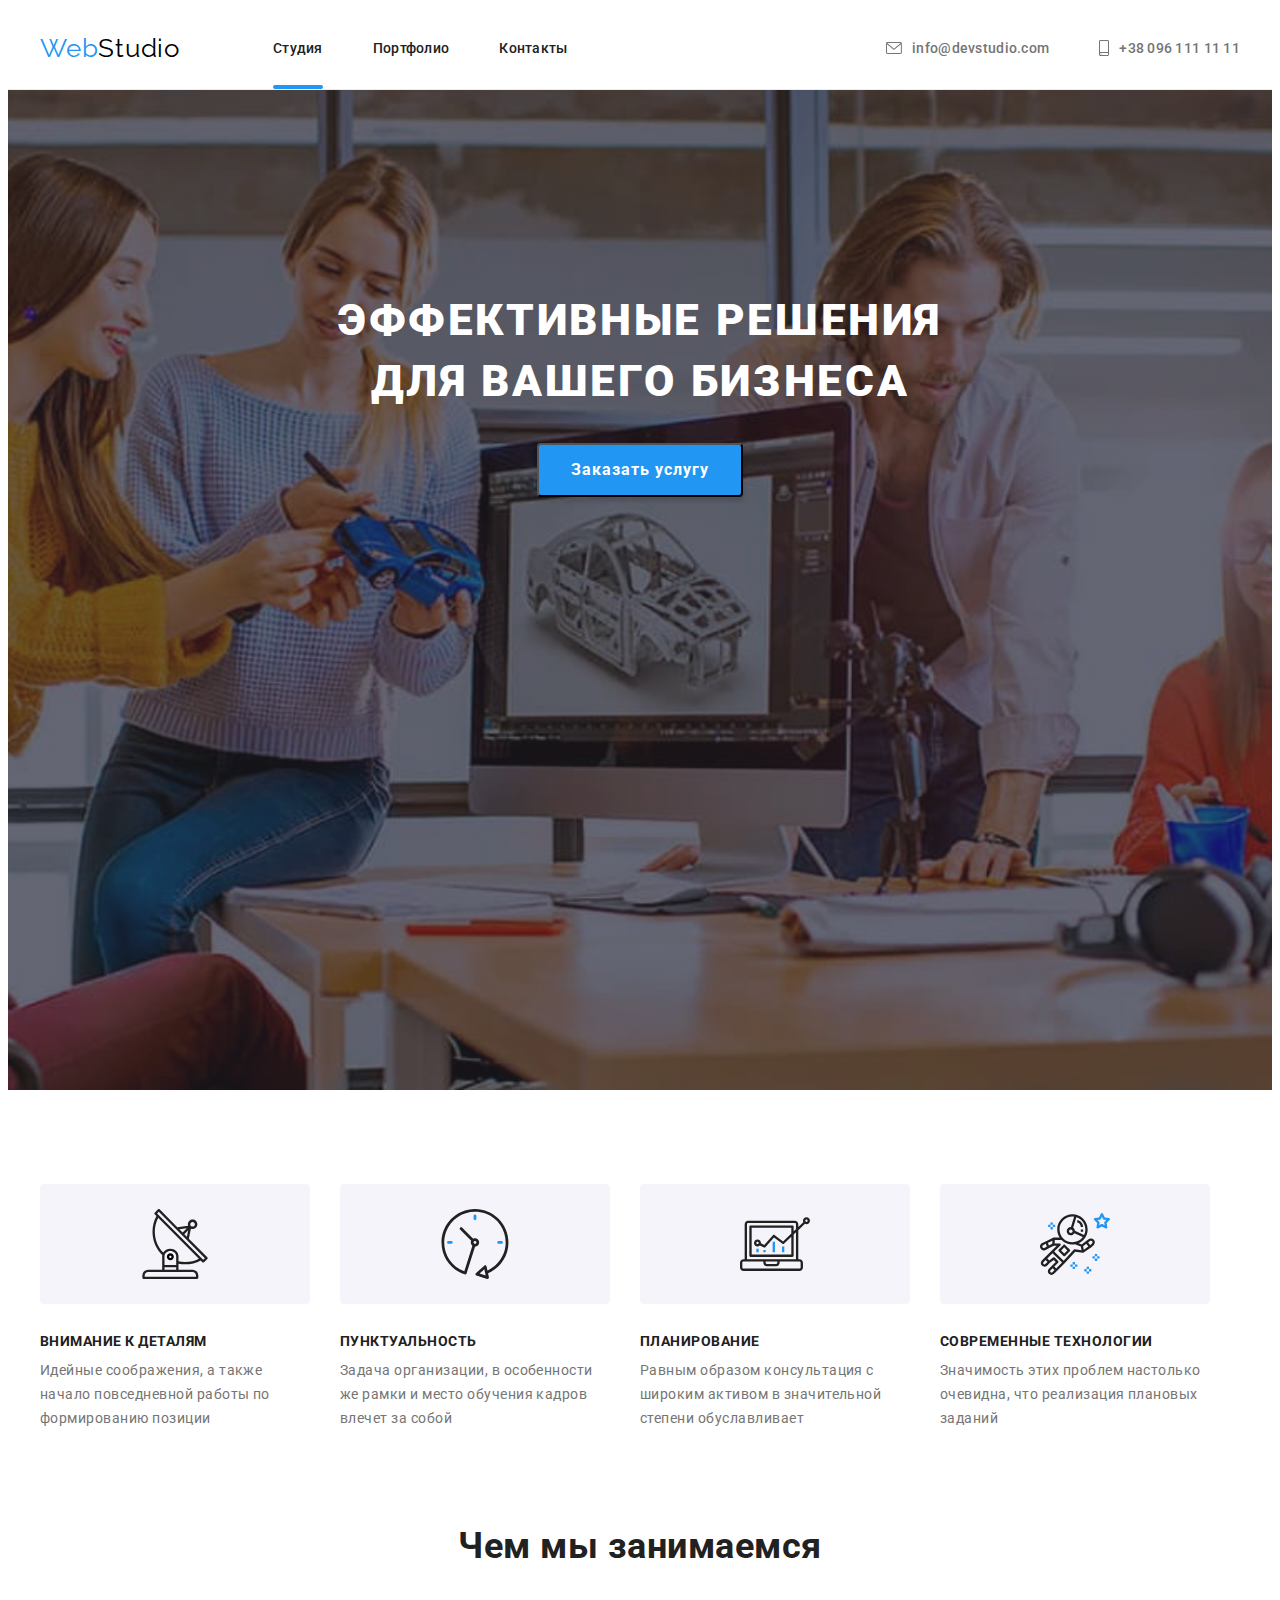
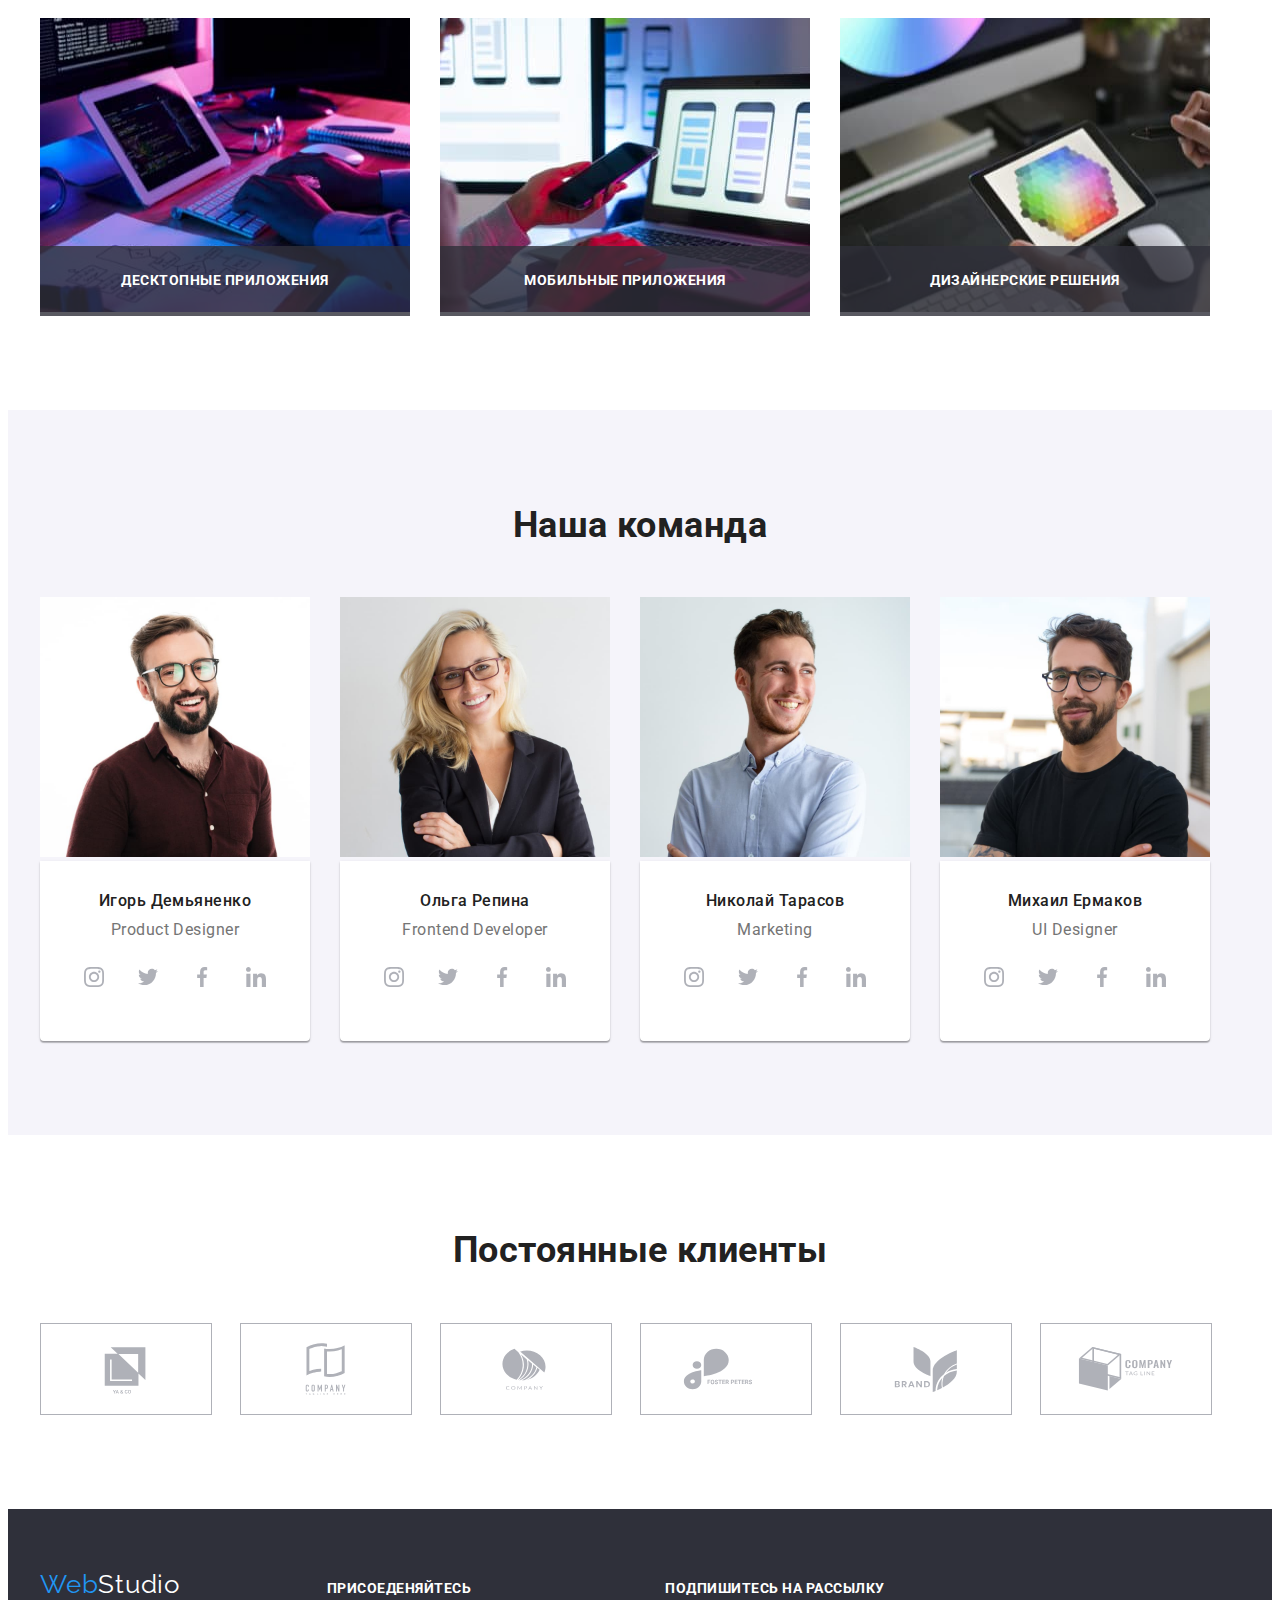
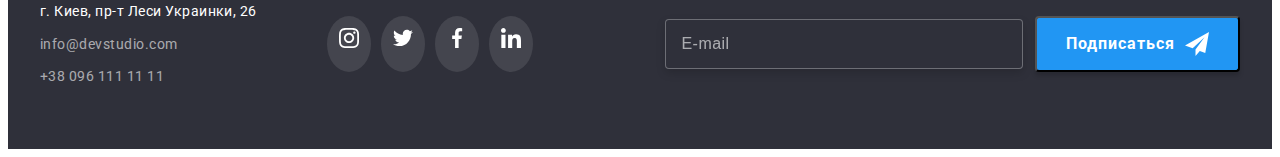
<file: index.html>
<!DOCTYPE html>
<html lang="en">
<head>
    <meta charset="UTF-8">
    <meta http-equiv="X-UA-Compatible" content="IE=edge">
    <meta name="viewport" content="width=device-width, initial-scale=1.0">
    <title>WebStudio</title>
    <link rel="preconnect" href="https://fonts.googleapis.com">
    <link rel="preconnect" href="https://fonts.gstatic.com" crossorigin>
    <link href="https://fonts.googleapis.com/css2?family=Raleway:wght@700&family=Roboto:wght@400;500;700;900&display=swap"
        rel="stylesheet">
    <link rel="stylesheet" href="https://cdnjs.cloudflare.com/ajax/libs/modern-normalize/1.1.0/modern-normalize.min.css"
            integrity="sha512-wpPYUAdjBVSE4KJnH1VR1HeZfpl1ub8YT/NKx4PuQ5NmX2tKuGu6U/JRp5y+Y8XG2tV+wKQpNHVUX03MfMFn9Q=="
            crossorigin="anonymous" referrerpolicy="no-referrer" />
    <link rel="stylesheet" href="./css/styles.css">    
<body>
    <!--шапка сайта-->
    <header class="header-sektion">
        <div class="container main-nave">
        <nav class="nave">
        <a href="./index.html" class="logo">Web<span class="accent">Studio</span></a>
        <ul class="list-nave">
            <li class="item"><a href="./index.html" class="site-nave-studio">Студия</a></li>
            <li class="item"><a href="./portfolio.html" class="site-nave">Портфолио</a></li>
            <li class="item"><a href="" class="site-nave">Контакты</a></li>
        </ul>
        </nav>
            <ul class="list-contakts">
            <li class="item" ><a class="contakts-nave" href="mailto:info@devstudio.com"> 
                <svg class="contakts-item" width="16" height="12">
                    <use href="./images/symbol-defs.svg#icon-envelope-1-1" > </use>
                </svg>info@devstudio.com</a></li> 
            <li class="item"><a class="contakts-nave" href="tel:380961111111">
                <svg class="contakts-item" width="10" height="16">
                    <use href="./images/symbol-defs.svg#icon-smartphone-1"> </use>
                </svg>+38 096 111 11 11</a></li>
            </ul>
        </div>
    </header>
    <!--основной блок-->
    <main>
        <!--Герой-->
        <section class="section-hero">
            <div class="container">
            <h1 class="hero-name">Эффективные решения <br> для вашего бизнеса</h1>
            <div class="section-button-main">
             <button type="button" class="button-main" data-modal-open>Заказать услугу</button> 
            </div>
            <!-- Model window -->
            <div class="backdrop is-hidden" data-modal>
                <div class="modal">
                    <button class="button-close" data-modal-close>
                       <svg class="symbol-close" width="18" height="18">
                         <use href="./images/symbol-defs.svg#icon-close-black-18dp-2-1-5-1"> </use>
                       </svg>
                   </button> 
                    <form class="modal-form">
                        <p class="form-title">Оставьте свои данные, мы вам перезвоним</p>
                        <ul class="form-block">
                            <li class="form-list"><label class="form-name" for="name">Имя</label>
                                <div class="form-box">
                                <input class="form-text" type="text" id="name" name="name" >
                                <svg class="form-svg" width="18" height="18">
                                    <use href="./images/symbol-defs.svg#icon-person-black-18dp-1-1"></use>
                                </svg></div></li>
                            <li class="form-list"><label class="form-name" for="tel">Телефон</label>
                                <div class="form-box">
                                <input class="form-text" type="tel" id="tel" name="tel">
                            <svg class="form-svg" width="18" height="18">
                                <use href="./images/symbol-defs.svg#icon-phone-black-18dp-1-1"></use>
                            </svg></div></li>
                            <li class="form-list"><label class="form-name" for="email">Почта</label>
                                <div class="form-box">
                                <input class="form-text" type="email" id="email" name="Email">
                            <svg class="form-svg" width="18" height="18">
                                <use href="./images/symbol-defs.svg#icon-email-black-18dp-1-1"></use>
                            </svg></div></li>
                            <li class="form-list"><label class="form-name" for="comments">Комментарий</label>
                            <textarea class="text-area" name="comments" id="comments" cols="30" placeholder="Введите текст" ></textarea></li>
                        </ul>
                       <div class="accord">
                            <label class="form-accord">
                                 <input class="checkbox" type="checkbox" name="agree" value="agree">
                                 <span class="icon-agree"></span>Соглашаюсь с рассылкой и принимаю &nbsp;
                                <a class="link-agree" href="">Условия договора</a></label>
                        <button type="submit" class="button-form">Отправить</button></div>
                    </form>
                  
                </div>
            </div>
            </div> 
        </section>
        <!--Преимущества-->
        <section class="section-advantages">
            <div class="container">
            <h2 class="visually-hidden">Преимущества</h2>
            <ul class="list-advantages">
                <li class="card-advantages">
                    <div class="emblem">
                        <svg width="70" height="70">
                            <use href="./images/symbol-defs.svg#icon-antenna-1-1"></use>
                        </svg>
                    </div>
                    <h3 class="advantages-title">Внимание к деталям</h3>
                    <p class="advantages-text">Идейные соображения, а также начало повседневной работы по формированию позиции</p>
                </li>
                <li class="card-advantages">
                    <div class="emblem">
                        <svg width="70" height="70">
                            <use href="./images/symbol-defs.svg#icon-clock-1-1"></use>
                        </svg>
                    </div>
                    <h3 class="advantages-title">Пунктуальность</h3>
                    <p class="advantages-text">Задача организации, в особенности же рамки и место обучения кадров влечет за собой</p>
                </li>
                <li class="card-advantages">
                    <div class="emblem">
                        <svg width="70" height="70">
                            <use href="./images/symbol-defs.svg#icon-diagram-1-1"></use>
                        </svg>
                    </div>
                    <h3 class="advantages-title">Планирование</h3>
                    <p class="advantages-text">Равным образом консультация с широким активом в значительной степени обуславливает</p>
                </li>
                <li class="card-advantages">
                    <div class="emblem">
                        <svg width="70" height="70">
                            <use href="./images/symbol-defs.svg#icon-astronaut-1-1"></use>
                        </svg>
                    </div>
                    <h3 class="advantages-title">Современные технологии</h3>
                    <p class="advantages-text">Значимость этих проблем настолько очевидна, что реализация плановых заданий</p>
                </li>
            </ul>
        </div>    
        </section>
        <!--Чем мы занимаемся-->  
        <section class="section-work">
            <div class="container">
            <h2 class="section-title">Чем мы занимаемся</h2>
            <ul class="list-work">
                <li class="photo-work">
                <div class="thumb-work">
                    <img src="./images/boх1.jpg" alt="Верстка" width="370" height="294">
                    <div class="window-work">
                        <p class="text">Десктопные приложения</p>
                    </div>
                </div></li>
                <li class="photo-work">
                <div class="thumb-work">
                    <img src="./images/img(3).jpg" alt="Разработка мобильных приложений" width="370" height="294">
                    <div class="window-work">
                        <p class="text">Мобильные приложения</p>
                    </div>
                </div></li>
                <li class="photo-work">
                <div class="thumb-work">
                    <img src="./images/img(2).jpg" alt="Разработа дизайна" width="370" height="294">
                    <div class="window-work">
                        <p class="text">Дизайнерские решения</p>
                    </div>
                </div></li>    
            </ul>
            </div>
        </section>
        <!--Наша команда-->
        <section class="section-team">
            <div class="container">
            <h2 class="section-title">Наша команда</h2>
            <ul class="list-team">
                <li class="card-team">
                    <img src="./images/img(6)(1).jpg" alt="Дизайнер" width="270" height="260">
                        <div class="team-content">
                            <h3 class="name">Игорь Демьяненко</h3> 
                            <p class="specialty">Product Designer</p>
                            <ul class="icon-list">
                                <li class="social-icon"> <a class="social-link" href="instagram" aria-label="instagram"> 
                                    <svg class="icon" width="20" height="20">
                                        <use href="./images/symbol-defs.svg#icon-instagram-2-1"></use>
                                    </svg></a></li>
                                <li class="social-icon"><a class="social-link" href="twitter"> 
                                    <svg class="icon" width="20" height="20">
                                        <use href="./images/symbol-defs.svg#icon-twitter-1-1"></use>
                                    </svg></a></li>
                                <li class="social-icon"><a class="social-link" href="facebook"> 
                                    <svg class="icon" width="20" height="20">
                                        <use href="./images/symbol-defs.svg#icon-facebook-1-1"></use>
                                    </svg></a></li>
                                <li class="social-icon"><a class="social-link" href="in"> 
                                    <svg class="icon" width="20" height="20">
                                        <use href="./images/symbol-defs.svg#icon-linkedin-1-1"></use>
                                    </svg></a></li>
                            </ul>
                            </div></li>
                <li class="card-team">
                            <img src="./images/img(4)(1).jpg" alt="Фронтенд разработчик" width="270" height="260">
                            <div class="team-content">
                                <h3 class="name">Ольга Репина</h3>
                                <p class="specialty">Frontend Developer</p>
                                <ul class="icon-list">
                                    <li class="social-icon"> <a class="social-link" href="instagram" aria-label="instagram">
                                            <svg class="icon" width="20" height="20">
                                                <use href="./images/symbol-defs.svg#icon-instagram-2-1"></use>
                                            </svg></a></li>
                                    <li class="social-icon"><a class="social-link" href="twitter">
                                            <svg class="icon" width="20" height="20">
                                                <use href="./images/symbol-defs.svg#icon-twitter-1-1"></use>
                                            </svg></a></li>
                                    <li class="social-icon"><a class="social-link" href="facebook">
                                            <svg class="icon" width="20" height="20">
                                                <use href="./images/symbol-defs.svg#icon-facebook-1-1"></use>
                                            </svg></a></li>
                                    <li class="social-icon"><a class="social-link" href="in">
                                            <svg class="icon" width="20" height="20">
                                                <use href="./images/symbol-defs.svg#icon-linkedin-1-1"></use>
                                            </svg></a></li>
                                </ul>
                            </div></li>    
                <li class="card-team">
                            <img src="./images/img(5)(1).jpg" alt="Маркетолог" width="270" height="260">
                            <div class="team-content">
                               <h3 class="name">Николай Тарасов</h3>
                                <p class="specialty">Marketing</p> 
                                <ul class="icon-list">
                                    <li class="social-icon"> <a class="social-link" href="instagram" aria-label="instagram">
                                            <svg class="icon" width="20" height="20">
                                                <use href="./images/symbol-defs.svg#icon-instagram-2-1"></use>
                                            </svg></a></li>
                                    <li class="social-icon"><a class="social-link" href="twitter">
                                            <svg class="icon" width="20" height="20">
                                                <use href="./images/symbol-defs.svg#icon-twitter-1-1"></use>
                                            </svg></a></li>
                                    <li class="social-icon"><a class="social-link" href="facebook">
                                            <svg class="icon" width="20" height="20">
                                                <use href="./images/symbol-defs.svg#icon-facebook-1-1"></use>
                                            </svg></a></li>
                                    <li class="social-icon"><a class="social-link" href="in">
                                            <svg class="icon" width="20" height="20">
                                                <use href="./images/symbol-defs.svg#icon-linkedin-1-1"></use>
                                            </svg></a></li>
                                </ul>
                            </div></li>  
                <li class="card-team">
                            <img src="./images/img(1).jpg" alt="Дизайнер" width="270" height="260">
                            <div class="team-content">
                                <h3 class="name">Михаил Ермаков</h3>
                                <p class="specialty">UI Designer</p>
                                <ul class="icon-list">
                                    <li class="social-icon"> <a class="social-link" href="instagram" aria-label="instagram">
                                            <svg class="icon" width="20" height="20">
                                                <use href="./images/symbol-defs.svg#icon-instagram-2-1"></use>
                                            </svg></a></li>
                                    <li class="social-icon"><a class="social-link" href="twitter">
                                            <svg class="icon" width="20" height="20">
                                                <use href="./images/symbol-defs.svg#icon-twitter-1-1"></use>
                                            </svg></a></li>
                                    <li class="social-icon"><a class="social-link" href="facebook">
                                            <svg class="icon" width="20" height="20">
                                                <use href="./images/symbol-defs.svg#icon-facebook-1-1"></use>
                                            </svg></a></li>
                                    <li class="social-icon"><a class="social-link" href="in">
                                            <svg class="icon" width="20" height="20">
                                                <use href="./images/symbol-defs.svg#icon-linkedin-1-1"></use>
                                            </svg></a></li>
                                </ul>
                            </div>
                             </li> 
            </ul>
            </div>
        </section>
        <!-- Постоянные клиенты -->
        <section class="our-clients">
            <div class="container">
            <h2 class="section-title">Постоянные клиенты</h2>
            <ul class="clients">
                <li class="brend"><a class="list-brend" href=""> 
                    <svg class="icon-box" width="106" height="60">
                        <use href="./images/symbol-defs.svg#icon-Logo-1-1"></use>
                    </svg></a></li>
                <li class="brend"><a class="list-brend" href="">
                    <svg class="icon-box" width="106" height="60">
                        <use href="./images/symbol-defs.svg#icon-Logo-6"></use>
                    </svg></a></li>
                <li class="brend"><a class="list-brend" href="">
                    <svg class="icon-box" width="106" height="60">
                        <use href="./images/symbol-defs.svg#icon-Logo-2-1"></use>
                    </svg></a></li>
                <li class="brend"><a class="list-brend" href="">
                    <svg class="icon-box" width="106" height="60">
                        <use href="./images/symbol-defs.svg#icon-Logo-3-1"></use>
                    </svg></a></li>
                <li class="brend"><a class="list-brend" href="">
                    <svg class="icon-box" width="106" height="60">
                        <use href="./images/symbol-defs.svg#icon-Logo-4-1"></use>
                    </svg></a></li>
                <li class="brend"><a class="list-brend" href="">
                    <svg class="icon-box" width="106" height="60">
                        <use href="./images/symbol-defs.svg#icon-Logo-5-1"></use>
                    </svg></a></li>
            </ul>
            </div>
        </section>
    </main>
    <!--Подвал-->
    <footer class="footer-sektion">
        <div class="container">
            <div class="footer-contakts">
            <a href="./index.html" class="logo">Web<span class="accent-footer">Studio</span></a>
            <address>
                <p class="adress">г. Киев, пр-т Леси Украинки, 26</p>
                <ul class="list">
                    <li class="link-contakts"><a href="mailto:info@devstudio.com" class="contakts-footer">info@devstudio.com</a></li>
                    <li class="link-contakts"><a href="tel:380961111111" class="contakts-footer">+38 096 111 11 11</a></li>
                </ul>
            </address>
            </div>
                <div class="footer-icon">
                <p class="join">присоеденяйтесь</p>
                <ul class="icon-list-footer">
                        <li class="list-link"><a class="icon-link" href="instagram" aria-label="instagram"> 
                                <svg class="icon-footer" width="20" height="20">
                                    <use href="./images/symbol-defs.svg#icon-instagram-2-1"></use>
                                </svg></a></li> 
                        <li class="list-link"><a class="icon-link" href="twitter"> 
                                <svg class="icon-footer" width="20" height="20">
                                    <use href="./images/symbol-defs.svg#icon-twitter-1-1"></use>
                                </svg></a></li>
                        <li class="list-link"><a class="icon-link" href="facebook"> 
                                <svg class="icon-footer" width="20" height="20">
                                    <use href="./images/symbol-defs.svg#icon-facebook-1-1"></use>
                                </svg></a></li>
                        <li class="list-link"><a class="icon-link" href="in"> 
                                <svg class="icon-footer" width="20" height="20">
                                    <use href="./images/symbol-defs.svg#icon-linkedin-1-1"></use>
                                </svg></a></li></ul></div>
                <div class="subscription" >
                    <p class="join">Подпишитесь на рассылку</p>
                         <form class="form-field">
                             <input class="subscription-window" type="text" name="email"  autocomplete="on" placeholder="E-mail">
                             <button class="subscription-button" type="submit"> Подписаться
                                <svg class="air" width="24" height="24">
                                    <use href="./images/symbol-defs.svg#icon-icon-send-1"></use>
                                </svg></button>
                        </form></div>
        </div>
    </footer> 
    <script src="./js/modal.js"></script>
</body>
</html>
</file>
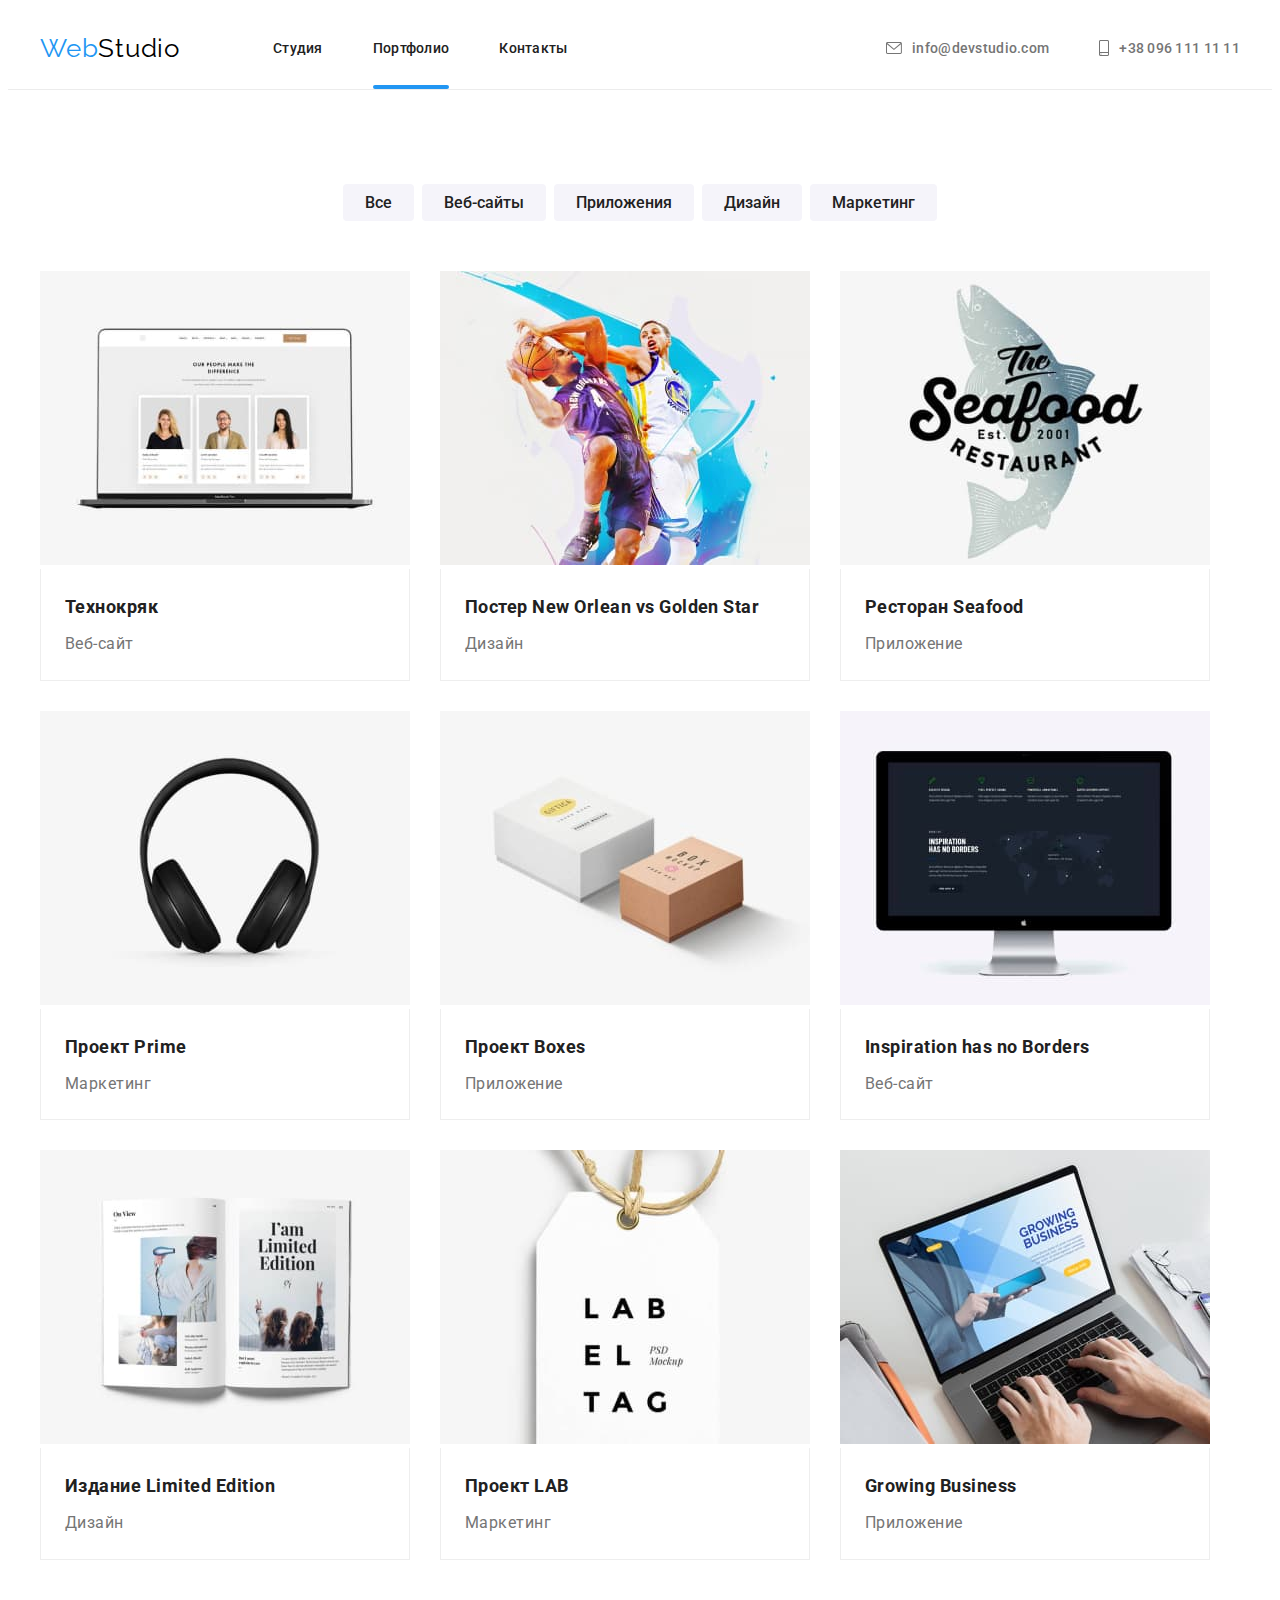
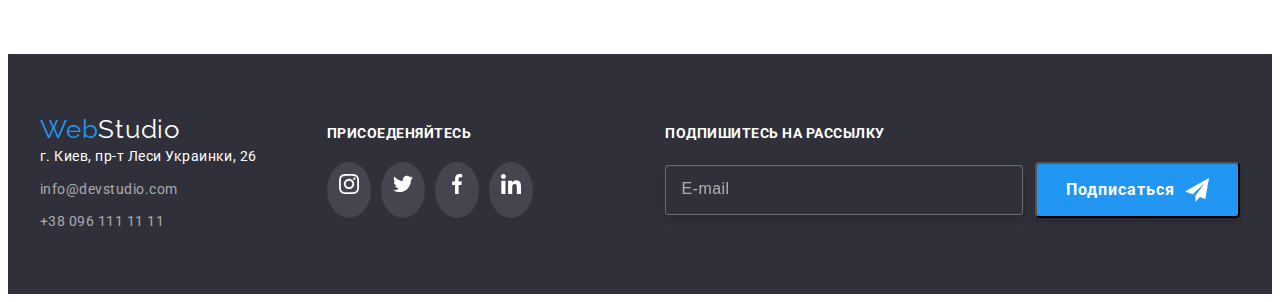
<file: portfolio.html>
<!DOCTYPE html>
<html lang="en">
<head>
    <meta charset="UTF-8">
    <meta http-equiv="X-UA-Compatible" content="IE=edge">
    <meta name="viewport" content="width=device-width, initial-scale=1.0">
    <title>WebStudio</title>
    <link rel="preconnect" href="https://fonts.googleapis.com">
    <link rel="preconnect" href="https://fonts.gstatic.com" crossorigin>
    <link href="https://fonts.googleapis.com/css2?family=Raleway:wght@700&family=Roboto:wght@400;500;700;900&display=swap"
    rel="stylesheet">
    <link rel="stylesheet" href="https://cdnjs.cloudflare.com/ajax/libs/modern-normalize/1.1.0/modern-normalize.min.css"
        integrity="sha512-wpPYUAdjBVSE4KJnH1VR1HeZfpl1ub8YT/NKx4PuQ5NmX2tKuGu6U/JRp5y+Y8XG2tV+wKQpNHVUX03MfMFn9Q=="
        crossorigin="anonymous" referrerpolicy="no-referrer" />
    <link rel="stylesheet" href="./css/styles.css">    
</head>
<body>
    <!--шапка сайта-->
    <header class="header-sektion">
        <div class="container main-nave">
        <nav class="nave">
            <a class="logo" href="./index.html">Web<span class="accent">Studio</span></a>
            <ul class="list-nave">
                <li class="item"><a href="./index.html" class="site-nave">Студия</a></li>
                <li class="item"><a href="./portfolio.html" class="site-nave-portfolio">Портфолио</a></li>
                <li class="item"><a href="" class="site-nave">Контакты</a></li>
            </ul>
        </nav>
        <ul class="list-contakts">
            <li class="item"><a class="contakts-nave" href="mailto:info@devstudio.com">
                    <svg class="contakts-item" width="16" height="12">
                        <use href="./images/symbol-defs.svg#icon-envelope-1-1"> </use>
                    </svg>info@devstudio.com</a></li>
            <li class="item"><a class="contakts-nave" href="tel:380961111111">
                    <svg class="contakts-item" width="10" height="16">
                        <use href="./images/symbol-defs.svg#icon-smartphone-1"> </use>
                    </svg>+38 096 111 11 11</a></li>
        </ul>
        </div>
    </header>
    <!--основной блок-->
    <main>
    <!--Фильтр-->
    <section class="section-main">
        <div class="container">    
        <ul class="list-button">
            <li class="button-lokation"><button type="button" class="button-primary">Все</button></li>
            <li class="button-lokation"><button type="button" class="button-primary">Веб-сайты</button></li>     
            <li class="button-lokation"><button type="button" class="button-primary">Приложения</button></li>    
            <li class="button-lokation"><button type="button" class="button-primary">Дизайн</button></li>    
            <li class="button-lokation"><button type="button" class="button-primary">Маркетинг</button></li>     
        </ul>
    
        <!--Наши работы-->
            <h2 class="visually-hidden">Наши работы</h2>
            <ul class="list-card">
                <li class="card">
                    <a class="link-card" href="">
                        <div class="thumb-card">
                        <img src="./images/img(7)(1).jpg" alt="Сайты" width="370" height="294">
                        <div class="product-overlay">
                            <p class="text-window">Технокряк это современная площадка распространения коронавируса. Компании используют эту платформу для цифрового
                            шпионажа и атак на защищённые сервера конкурентов.</p>
                        </div></div>
                            <div class="card-content">
                            <h3 class="title-of-works">Технокряк</h3>
                            <p class="text-of-works">Веб-сайт</p></div>
                        </a></li>
                <li class="card">
                    <a class="link-card" href="">
                        <div class="thumb-card">
                        <img src="./images/img(8)(1).jpg" alt="Постер" width="370" height="294">
                        <div class="product-overlay">
                            <q class="text-window">Немного здравого смысла, немного терпимости, немного чувства юмора, и можно очень уютно устроиться на этой планете…</q>
                        </div></div>
                        <div class="card-content">
                            <h3 class="title-of-works">Постер New Orlean vs Golden Star</h3>
                            <p class="text-of-works">Дизайн</p></div>
                        </a></li>
                <li class="card">
                    <a class="link-card" href="">
                        <div class="thumb-card">
                        <img src="./images/img(9)(1).jpg" alt="Ресторан" width="370" height="294">
                        <div class="product-overlay">
                            <q class="text-window">Больно? Трудно? А ты — улыбнись! Ведь ты еще жив. А пока жив — все впереди</q>
                        </div></div>
                        <div class="card-content">
                            <h3 class="title-of-works">Ресторан Seafood</h3>
                            <p class="text-of-works">Приложение</p>
                        </div></a></li>
                <li class="card">
                    <a class="link-card" href="">
                        <div class="thumb-card">
                        <img src="./images/img(10)(1).jpg" alt="Проект Prime" width="370" height="294">
                        <div class="product-overlay">
                            <q class="text-window">Поступок всегда важнее слов. Человек способен орать два часа — и помочь… или два года сюсюкать — и предать</q>
                        </div></div>
                        <div class="card-content">
                            <h3 class="title-of-works">Проект Prime</h3>
                            <p class="text-of-works">Маркетинг</p>
                        </div></a></li>
                <li class="card">
                    <a class="link-card" href="">
                        <div class="thumb-card">
                        <img src="./images/img(11)(1).jpg" alt="Проект Boxes" width="370" height="294">
                        <div class="product-overlay">
                            <q class="text-window">Не нужно растрачивать себя на кого попало. Лучше копите в себе любовь, заботу и нежность, чтобы в нужный момент подарить
                            это нужному человеку</q>
                        </div></div>
                        <div class="card-content">
                            <h3 class="title-of-works">Проект Boxes</h3>
                            <p class="text-of-works">Приложение</p>
                        </div></a></li>
                <li class="card">
                    <a class="link-card" href="">
                        <div class="thumb-card">
                        <img src="./images/img(12)(1).jpg" alt="Установки" width="370" height="294">
                        <div class="product-overlay">
                            <q class="text-window">Ты никогда не сможешь оправдать чужие ожидания…
                            Другие всегда будут недовольны чем-то, потому что их причина внутри них, а не внутри тебя!</q>
                        </div></div>
                        <div class="card-content">
                            <h3 class="title-of-works">Inspiration has no Borders</h3>
                            <p class="text-of-works">Веб-сайт</p>   
                        </div></a></li>
                <li class="card">
                    <a class="link-card" href="">
                        <div class="thumb-card">
                        <img src="./images/img(13)(1).jpg" alt="Издание Limited Edition" width="370" height="294">
                        <div class="product-overlay">
                            <q class="text-window">Человек сам строит вокруг себя жёсткий забор из этих самых «нельзя», «не могу», «не положено». А потом выглядывает из-за
                            этого забора и завидует тем, кто живёт на свободе</q>
                        </div></div>
                        <div class="card-content">
                            <h3 class="title-of-works">Издание Limited Edition</h3>
                            <p class="text-of-works">Дизайн</p>
                        </div></a></li>
                <li class="card">
                    <a class="link-card" href="">
                        <div class="thumb-card">
                        <img src="./images/img(14)(1).jpg" alt="Проект LAB" width="370" height="294">
                        <div class="product-overlay">
                            <q class="text-window">Мир настолько испортился, что когда перед тобой чистый искренний человек, ты ищешь в этом подвох</q>
                        </div></div>
                        <div class="card-content">
                            <h3 class="title-of-works">Проект LAB</h3>
                            <p class="text-of-works">Маркетинг</p>
                        </div></a></li>
                <li class="card">
                    <a class="link-card" href="">
                        <div class="thumb-card">
                        <img src="./images/img(15)(1).jpg" alt="Growing Business" width="370" height="294">
                        <div class="product-overlay">
                            <q class="text-window">Хорошее не возникает просто так, к нему нужно стремиться, его нужно создавать, лелеять, взращивать…</q>
                        </div></div>
                        <div class="card-content">
                            <h3 class="title-of-works">Growing Business</h3>
                            <p class="text-of-works">Приложение</p>   
                        </div></a></li>
            </ul>  
            </div>
    </section>
    </main>
    <!--Подвал-->
    <footer class="footer-sektion">
        <div class="container">
            <div class="footer-contakts">
                <a href="./index.html" class="logo">Web<span class="accent-footer">Studio</span></a>
                <address>
                    <p class="adress">г. Киев, пр-т Леси Украинки, 26</p>
                    <ul class="list">
                        <li class="link-contakts"><a href="mailto:info@devstudio.com"
                                class="contakts-footer">info@devstudio.com</a></li>
                        <li class="link-contakts"><a href="tel:380961111111" class="contakts-footer">+38 096 111 11 11</a>
                        </li>
                    </ul>
                </address>
            </div>
            <div class="footer-icon">
                <p class="join">присоеденяйтесь</p>
                <ul class="icon-list-footer">
                    <li class="list-link"><a class="icon-link" href="instagram" aria-label="instagram">
                            <svg class="icon-footer" width="20" height="20">
                                <use href="./images/symbol-defs.svg#icon-instagram-2-1"></use>
                            </svg></a></li>
                    <li class="list-link"><a class="icon-link" href="twitter">
                            <svg class="icon-footer" width="20" height="20">
                                <use href="./images/symbol-defs.svg#icon-twitter-1-1"></use>
                            </svg></a></li>
                    <li class="list-link"><a class="icon-link" href="facebook">
                            <svg class="icon-footer" width="20" height="20">
                                <use href="./images/symbol-defs.svg#icon-facebook-1-1"></use>
                            </svg></a></li>
                    <li class="list-link"><a class="icon-link" href="in">
                            <svg class="icon-footer" width="20" height="20">
                                <use href="./images/symbol-defs.svg#icon-linkedin-1-1"></use>
                            </svg></a></li>
                </ul></div>
            <div class="subscription">
                <p class="join">Подпишитесь на рассылку</p>
                <form class="form-field">
                    <input class="subscription-window" type="text" name="email" id="email" autocomplete="on" placeholder="E-mail">
                    <button class="subscription-button" type="submit"> Подписаться
                        <svg class="air" width="24" height="24">
                            <use href="./images/symbol-defs.svg#icon-icon-send-1"></use>
                        </svg></button>
                </form>
            </div>
        </div>
    </footer>
</body>
</html>
</file>
<file: css/styles.css>
html {
   box-sizing: border-box;
}
body {
   font-family: 'Roboto',sans-serif;
   letter-spacing: 0.03em;
   color: var(--main-text-color);
}
:root {
   --main-text-color:#212121;
   --text-color:#757575;
   --header-fone-color:#FFFFFF;
   --footer-fone-color:#2F303A;
   --accent-color:#2196F3; 
   --button-color:#F5F4FA;
   --button-text-color:#212121;
   --card-set:30px;
   --function-transition:cubic-bezier(0.4, 0, 0.2, 1);
   --transition-time: 250ms;

/* Цвет заголовков текста #212121 */
/* Цвет  текста #757575 */
/* Основной цвет фона #E5E5E5 */
/* Цвет фона шапки #FFFFFF */
/* Цвет фона подвала  #2F303A */
/* Активный цвет #2196F3 */
/* Основной цвет кнопки #F5F4FA;*/
/* Основной цвет текста в кнопке #212121;*/
/* Расстояние между карточками 30px */
/* Свойство перехода  cubic-bezier(0.4, 0, 0.2, 1)*/
/* Время перехода 250ms*/
}
h1, h2, h3, h4, h5, h6, p {
   margin: 0px;
}
ul {
   list-style: none;
   padding   : 0px;
   margin    : 0px;
}
.visually-hidden {
   position: absolute;
   clip: rect(0 0 0 0);
   width: 1px;
   height: 1px;
   margin: -1px;
   border: 0;
   padding: 0;
   overflow: hidden;
}

.container {
   width: 1200px;
   height: auto;
   margin-left: auto;
   margin-right: auto;
   padding-left: 15px;
   padding-right: 15px;
}

/* Header*/
.header-sektion {
   background-color: var(--header-fone-color);
   /* padding-top: 24px;
   padding-bottom: 25px; */
   border-bottom:  1px solid #ECECEC;
}

/* LOGO */

.logo {
   font-family: 'Raleway',sans-serif;
   font-size  : 26px;
   line-height: 1.2;
   color: var(--accent-color);
   letter-spacing: 0.03em;
   text-decoration: none;
   display: block;
}
.accent {
   color: black;
}
.accent-footer {
   color: white;
}

/* Navigation */

.site-nave {
   display: block;
   padding-top: 32px;
   padding-bottom: 32px;
   color: var(--main-text-color);
   font-weight: 500;
   font-size  : 14px;
   line-height: 1.2;
   letter-spacing: 0.02em;
   text-decoration: none;
   transition: color var(--transition-time) var(--function-transition);
}
.site-nave:hover,
.site-nave:focus {
   color: var(--accent-color);
}
.site-nave-studio {
position: relative;
padding-top: 32px;
padding-bottom: 32px;
display: block;
color         : var(--main-text-color);
font-weight   : 500;
font-size     : 14px;
line-height   : 1.2;
letter-spacing: 0.02em;
text-decoration: none;
transition: color var(--transition-time) var(--function-transition);
} 
.site-nave-studio:hover,
.site-nave-studio:focus,
.site-nave-studio:active,
.site-nave-studio:visited {
   color: var(--accent-color);
}


.site-nave-studio::after {
position: absolute;
content: "";
display: block;
bottom: 0;
width: 100%;
height: 4px;
background: var(--accent-color);
border-radius: 2px;
transition: transform var(--transition-time) var(--function-transition);
}
.site-nave-portfolio {
position: relative;
display: block;
padding-top: 32px;
padding-bottom: 32px;
color         : var(--main-text-color);
font-weight   : 500;
font-size     : 14px;
line-height   : 1.2;
letter-spacing: 0.02em;
text-decoration: none;
transition: color var(--transition-time) var(--function-transition);
}
.site-nave-portfolio:hover,
.site-nave-portfolio:focus,
.site-nave-portfolio:active,
.site-nave-portfolio:visited {
   color: var(--accent-color);
}
.site-nave-portfolio::after {
position  : absolute;
content   : "";
display   : block;
bottom    : 0;
width     : 100%;
height    : 4px;
background: var(--accent-color);
border-radius: 2px;
}
.list-nave {
   display: flex;
   margin-left: 93px;
}
 .list-nave .item:not(:last-child) {
    margin-right: 50px;
 }
 .nave {
    display: flex;
    align-items: center;
 }
.main-nave {
   display: flex;
   align-items: center;
}

/* Contakts */
.contakts-nave {
   color: var(--text-color);
   font-weight: 500;
   font-size  : 14px;
   line-height: 1.2;
   letter-spacing: 0.02em;
   text-decoration: none;
   display: flex;
   align-items: center;
   transition: color var(--transition-time) var(--function-transition), fill var(--transition-time) var(--function-transition);
}
.contakts-item {
   margin-right:  10px;
   fill:  var(--text-color);
}
.contakts-nave:hover,
.contakts-nave:focus {
   color: var(--accent-color);
}
.contakts-nave:hover .contakts-item,
.contakts-nave:focus .contakts-item{
   fill : var(--accent-color);
}
.list-contakts {
   display: flex;
   margin-left: auto;
}
.list-contakts .item +.item {
   margin-left: 50px;
}

/* Main block*/
/* Hero */

.section-hero {
  text-align: center;
  padding-top: 200px;
  padding-bottom: 200px;
   max-width: 1600px;
   height: 600px;
   margin-left: auto;
   margin-right: auto;
   background-image: linear-gradient(
      to right,
      rgba(47, 48, 58, 0.4),
      rgba(47, 48, 58, 0.4)
   ), url(../images/Img\ \(16\)\ \(1\).jpg);
   background-position: center;
   background-size: cover;
   background-repeat: no-repeat;
   background-color: var(--footer-fone-color);
}
.hero-name {
   color: var(--header-fone-color);
   font-weight: 900;
   font-size  : 44px;
   line-height: 1.4;
   letter-spacing: 0.06em;
   text-transform: uppercase;
   margin-top: 0px;
   margin-bottom: 30px;
}
.button-main {
   background-color:var(--accent-color);
   color:var(--header-fone-color);
   box-shadow: 0px 4px 4px rgba(0, 0, 0, 0.15);
   font-family: inherit;
   cursor: pointer;
   font-weight: bold;
   font-size  : 16px;
   line-height: 1.9;
   letter-spacing: 0.06em;
   padding: 10px 32px;
   border-radius: 4px;
   text-align: center;
   transition: box-shadow var(--transition-time) var(--function-transition);
}
.button-main:hover,
.button-main:focus {
   box-shadow: 0px 3px 1px rgba(0, 0, 0, 0.1),
   0px 1px 2px rgba(0, 0, 0, 0.08),
   0px 2px 2px rgba(0, 0, 0, 0.12);
}


/* Modal window */
.backdrop {
   position: fixed;
   top: 0;
   left: 0;
   position: center;
   min-width: 100%;
   min-height: 100%;
   background-color: rgba(0, 0, 0, 0.2);
   opacity: 1;
   transition: opacity var(--transition-time) var(--function-transition), visibility var(--transition-time) var(--function-transition);
}
.backdrop.is-hidden {
   visibility: hidden;
   opacity: 0;
   pointer-events:none;
}
.backdrop.is-hidden .modal {
transform: scale(0.9) translate(-50%, -50%);
}
.modal {
   position: absolute;
   top: 50%;
   left: 50%;
   transform: scale(1) translate(-50%,-50%);
   width: 528px;
   height: 581px ;
   background-color: var(--header-fone-color);
   box-shadow: 0px 1px 3px rgba(0, 0, 0, 0.12),
   0px 1px 1px rgba(0, 0, 0, 0.14),
   0px 2px 1px rgba(0, 0, 0, 0.2);
   border-radius: 4px;
   transition: transform var(--transition-time) var(--function-transition);
}
.modal-form {
   padding: 40px;
   text-align: start;
}
.form-list:not(:last-child) {
   margin-bottom: 10px;
}
.form-block {
   margin-bottom: 20px;
}
.form-box {
   position: relative;
}
.form-title {
   font-weight   : bold;
   font-size     : 20px;
   line-height   : 1.15;
   text-align    : center;
   letter-spacing: 0.03em;
   color         : var(--button-text-color);
   margin-bottom : 12px;
}
.form-name {
   font-size  : 12px;
   line-height: 14px;
   letter-spacing: 0.01em;
   color: #757575;
   margin-bottom: 4px;
}
.form-text {
   width : 100%;
   height: 40px;
   padding: 12px 12px 12px 42px;
   border    : 1px solid rgba(33, 33, 33, 0.2);
   border-radius: 4px;
   transition: border var(--transition-time) var(--function-transition);
}
.form-svg {
   position: absolute;
   top: 50%;
   left: 15px;
   transform: translateY(-50%);
   transition: fill var(--transition-time) var(--function-transition);
   fill: var(--main-text-color);
}
.form-box:focus-within >.form-svg {
   fill:var(--accent-color);
}
.form-box:hover .form-svg {
   fill: var(--accent-color);
}
.form-text:hover,
.form-text:focus {
   border : 1px solid var(--accent-color);
   outline: 0;
   outline-offset:0 ;
}

.text-area {
   width: 100%;
   height: 120px;
   border    : 1px solid rgba(33, 33, 33, 0.2);
   box-sizing: border-box;
   border-radius: 4px;
   padding: 12px 16px;
   transition: border-color var(--transition-time) var(--function-transition);
   resize: none;
}
.text-area::placeholder {
font-size     : 12px;
line-height   : 14px;
letter-spacing: 0.01em;
color: rgba(117, 117, 117, 0.5);
}
.text-area:hover,
.text-area:focus {
   border-color: var(--accent-color);
   outline: 0;
   outline-offset:0;
}
.accord {
   text-align: center;
}
.button-form {
   margin-top: 30px;
   padding: 10px 55px;
   text-align: center;
   letter-spacing: 0.06em;
   color: var(--header-fone-color);
   background-color: var(--accent-color);
   box-shadow: 0px 4px 4px rgba(0, 0, 0, 0.15);
   border-radius: 4px;
   cursor: pointer;
}
.form-accord {
   display: flex;
   align-items: center;
   justify-content: center;
   font-size  : 14px;
   line-height: 1.7;
   letter-spacing: 0.03em;
   color: var(--text-color)
}
.link-agree {
   color: var(--accent-color);
}
.checkbox {
   position: absolute;
   clip    : rect(0 0 0 0);
   width   : 1px;
   height  : 1px;
   margin  : -1px;
   border  : 0;
   padding : 0;
   overflow: hidden;
}
.icon-agree {
   display: inline-block;
   width: 16px;
   height: 15px;
   border: 2px solid var(--main-text-color);
   border-radius: 4px;
   margin-right: 8px;
}
.checkbox:checked + .icon-agree {
   background-image: url(../images/iconcheck.svg);
   background-size: contain;
   background-color: var(--accent-color);
   border-color: transparent;
   background-position: center;
   background-origin: border-box;
}
.checkbox:focus + .icon-agree {
   border-color: var(--accent-color);
}



.button-close {
   position: absolute;
   top: 8px;
   right: 8px;
   width: 30px;
   height: 30px;
   border-radius: 50%;
   cursor: pointer;
   background: var(--header-fone-color);
   border    : 1px solid rgba(0, 0, 0, 0.1);
   box-sizing: border-box;
   display: flex;
   justify-content: center;
   align-items: center;
   transition: fill var(--transition-time) cubic-bezier(0.4, 0, 0.2, 1);
}

.button-close:hover,
.button-close:focus {
 fill: var(--accent-color);
}

/* section-advantages */

.section-advantages {
   padding-top: 94px;
   padding-bottom: 94px;
}
.advantages-title {
   font-weight   : bold;
   font-size     : 14px;
   line-height   : 1.1;
   text-transform: uppercase;
   margin-top: 0px;
   margin-bottom: 10px;
}
.advantages-text {
   color: var(--text-color);
   font-size  : 14px;
   line-height: 1.7;
   margin-top: 0px;
   margin-bottom: 0px;
}
.list-advantages {
   display: flex;
}
.card-advantages {
   width: 270px;
}
.card-advantages:not(:last-child) {
   margin-right:  var(--card-set);
}
.section-title {
   font-weight: bold;
   font-size  : 36px;
   line-height: 1.2;
   text-align: center;
   margin-bottom: 50px;
}
.emblem {
   width: 270px;
   height: 120px;
   background: #F5F4FA;
   border-radius: 4px;
   margin-bottom: 30px;
   display: flex;
   justify-content: center;
   align-items: center;
}



/* section-work */

.section-work {
   padding-bottom: 94px;
}
.list-work {
   display: flex;
}
.photo-work {
 width: 370px;  
}
.photo-work:not(:last-child) {
   margin-right: var(--card-set);
}
.thumb-work {
   position: relative;
}
.window-work {
   position: absolute;
   bottom: 0;
   width: 100%;
   height: 70px;
   background-color: rgba(47, 48, 58, 0.8);
   display: flex;
   justify-content: center;
   align-items: center;
   opacity: 1;
}

.text {
   font-weight: bold;
   font-size: 14px;
   line-height: 1.14;
   text-transform: uppercase;
   color: var(--header-fone-color);
}

/* Team */
.section-team {
   background-color: #F5F4FA;
   padding-top: 94px;
   padding-bottom: 94px;
}
.name {
   font-weight: 500;
   font-size  : 16px;
   line-height: 1.2;
   margin-bottom:  10px;
}
.specialty {
   color: var(--text-color);
   font-size  : 16px;
   line-height: 1.2; 
}
.list-team {
   display   : flex;
}
.card-team {
   width: 270px;
}
.card-team:not(:last-child) {
   margin-right : var(--card-set);
}
.team-content {
  background-color: var(--header-fone-color);
   padding: 30px 32px;
   box-shadow: 0px 1px 3px rgba(0, 0, 0, 0.12),
   0px 1px 1px rgba(0, 0, 0, 0.14),
   0px 2px 1px rgba(0, 0, 0, 0.2);
   border-radius: 0px 0px 4px 4px;
   text-align: center;
}
.icon-list {
   display: flex;
   margin-top: 16px;
}
.social-icon:not(:last-child) {
   margin-right: 10px;
   padding-bottom: 0;
}
.social-link {
   display: block;
   width: 44px;
   height: 44px;
   background-color:var(--header-fone-color);
   border-radius: 50%;
   fill: #AFB1B8;
   text-align: center;
   padding-top: 12px;
   transition: background-color var(--transition-time) var(--function-transition), fill var(--transition-time) var(--function-transition);
}
.social-link:hover,
.social-link:focus {
   background-color: var(--accent-color);
   fill: var(--header-fone-color);
}



/* Our clients */
.our-clients {
   padding-top: 94px;
   padding-bottom: 94px;
   text-align: center;
}
.clients {
   display: flex;
  
}
.brend {
   width: 170px;
   height: 92px;
   display: flex;
   border-radius: 4px;
}
.brend:not(:last-child) {
   margin-right: 30px;
}
.icon-box {
   display: flex;
   margin: 16px 32px;
}

.list-brend {
   border: 1px solid #AFB1B8;
   fill: #AFB1B8;
   transition: border var(--transition-time) var(--function-transition), fill var(--transition-time) var(--function-transition);
}
.list-brend:hover,
.list-brend:focus {
   border: 1px solid var(--accent-color);
   fill:var(--accent-color) ;
}


/* portfolio */
/* Наши работы */

.section-main {
   padding-top: 94px;
   padding-bottom: 94px;
}

/* Кнопки */

.button-primary {
   display: inline-block;
   background-color:var(--button-color);
   color:var(--button-text-color);
   font-family: inherit;
   cursor: pointer;
   font-weight: 500;
   font-size  : 16px;
   line-height: 1.6;
   text-align: center;
   border-radius: 4px;
   padding: 6px 22px;
   border: none;
   transition: background-color var(--transition-time) var(--function-transition), color var(--transition-time) var(--function-transition), box-shadow var(--transition-time) var(--function-transition);
}
.button-primary:hover,
.button-primary:focus {
  background-color:var(--accent-color);
  color:var(--header-fone-color);
  box-shadow: 0px 3px 1px rgba(0, 0, 0, 0.1),
   0px 1px 2px rgba(0, 0, 0, 0.08),
   0px 2px 2px rgba(0, 0, 0, 0.12);
}
.list-button {
   display: flex;
   justify-content: center;
   margin-bottom: 50px;
}
.button-lokation:not(:last-child) {
   margin-right: 8px;
}



/* Card */

.title-of-works {
   font-weight: bold;
   font-size  : 18px;
   line-height: 2;
}
.text-of-works {
   color: var(--text-color);
   font-size  : 16px;
   line-height: 1.9;
   margin-top: 4px;
}
.card {
   flex-basis: calc (100%/3 - var(--card-set));
   background: var(--header-fone-color);
   margin-top: var(--card-set);
   margin-left: var(--card-set);
}

.list-card {
   display: flex;
   flex-wrap: wrap;
   margin-top: calc(-1*var(--card-set));
   margin-left: calc(-1*var(--card-set));
}
.card-content {
   padding-right: 24px;
   padding-left: 24px;
   padding-bottom: 20px;
   padding-top: 20px;
   border-right:  1px solid #EEEEEE;
   border-bottom: 1px solid #EEEEEE;
   border-left: 1px solid #EEEEEE;
}
.link-card {
   display: block;
   text-decoration: none;
   color:inherit;
   transition: box-shadow var(--transition-time) var(--function-transition);
}
.link-card:hover,
.link-card:focus {
box-shadow: 0px 1px 1px rgba(0, 0, 0, 0.12),
0px 4px 4px rgba(0, 0, 0, 0.06),
1px 4px 6px rgba(0, 0, 0, 0.16);
}
.thumb-card {
   position: relative;
   overflow: hidden;
}
.product-overlay {
   position: absolute;
   top: 0;
   left: 0;
   transform: translate(0, 100%);
   width: 100%;
   height: 294px;
   background-color: rgba(33, 150, 243, 0.9);
   opacity: 0;
   transition: opacity var(--transition-time) var(--function-transition),transform var(--transition-time) var(--function-transition);
}
.link-card:hover .product-overlay {
   transform: translate(0, 0);
   opacity: 1;
}
.text-window {
position: absolute;  
top: 0;
font-size: 18px;
line-height: 1.55;
color: var(--header-fone-color);
padding: 63px 24px;
}

/* Footer */
.footer-sektion {
   background:var(--footer-fone-color);
   padding-top: 60px;
   padding-bottom: 60px;
}
.container>.logo {
   margin-bottom: 20px;
}
.adress {
    color:var(--header-fone-color);
    font-style: normal;
    font-size  : 14px;
    line-height: 1.7;
    margin-bottom: 9px;
    margin-left: 0px;
}
.contakts-footer {
   color: rgba(255, 255, 255, 0.6);
   font-style : normal;
   font-size  : 14px;
   line-height: 1.7;
   text-decoration: none;
   transition: color var(--transition-time) var(--function-transition);
}
.contakts-footer:hover,
.contakts-footer:focus {
   color: var(--accent-color);
}
.link-contakts:not(:last-child) {
   margin-bottom: 9px;
}

.footer-sektion>.container {
display: flex;
align-items: baseline;
}   

.join {
font-weight   : bold;
font-size     : 14px;
line-height   : 1.14;
text-transform: uppercase;
color: var(--header-fone-color);
}
.icon-list-footer {
   display: flex;
}
.list-link:not(:last-child) {
   margin-right: 10px;
} 
.footer-icon {
   margin-left: 70px;
}
.icon-link {
 display: block;
 width: 44px;
 height: 44px;
 background-color:rgba(255, 255, 255, 0.1);;
 border-radius: 50%;
 fill: var(--header-fone-color);
 text-align: center;
 margin-top: 20px;
 padding-top: 12px;
 transition: background-color var(--transition-time) var(--function-transition);
}

.icon-link:hover,
.icon-link:focus {
   background-color:var(--accent-color)
}
.subscription {
   
   margin-left: auto;
   
}
.form-field {
display: flex;
align-items: center;
margin-top: 20px;

}
.subscription-window {
   padding: 15px;
   width: 358px;
   height: 50px;
   border    : 1px solid rgba(255, 255, 255, 0.3);
   box-sizing: border-box;
   filter    : drop-shadow(0px 4px 4px rgba(0, 0, 0, 0.15));
   border-radius: 4px;
   background-color: var(--footer-fone-color);
   color: var(--header-fone-color);
}
.subscription-window::placeholder {
   font-size  : 16px;
   line-height: 1.25;
   letter-spacing: 0.03em;
   color: rgba(255, 255, 255, 0.6);
   
}
.subscription-button {
display: flex;
align-items: center;
font-family     : inherit;
cursor          : pointer;
font-weight: bold;
font-size  : 16px;
line-height: 2;
margin-left: 12px;
letter-spacing: 0.06em;
padding: 10px 29px;
color: var(--header-fone-color);
background: #2196F3;
box-shadow: 0px 4px 4px rgba(0, 0, 0, 0.15);
border-radius: 4px;

}
.air {
   margin-left: 10px;
   transform: scale(1);
   transition:  transform var(--transition-time) var(--function-transition);
}
.subscription-button:hover .air{
 transform: scale(1.3);
}
</file>
